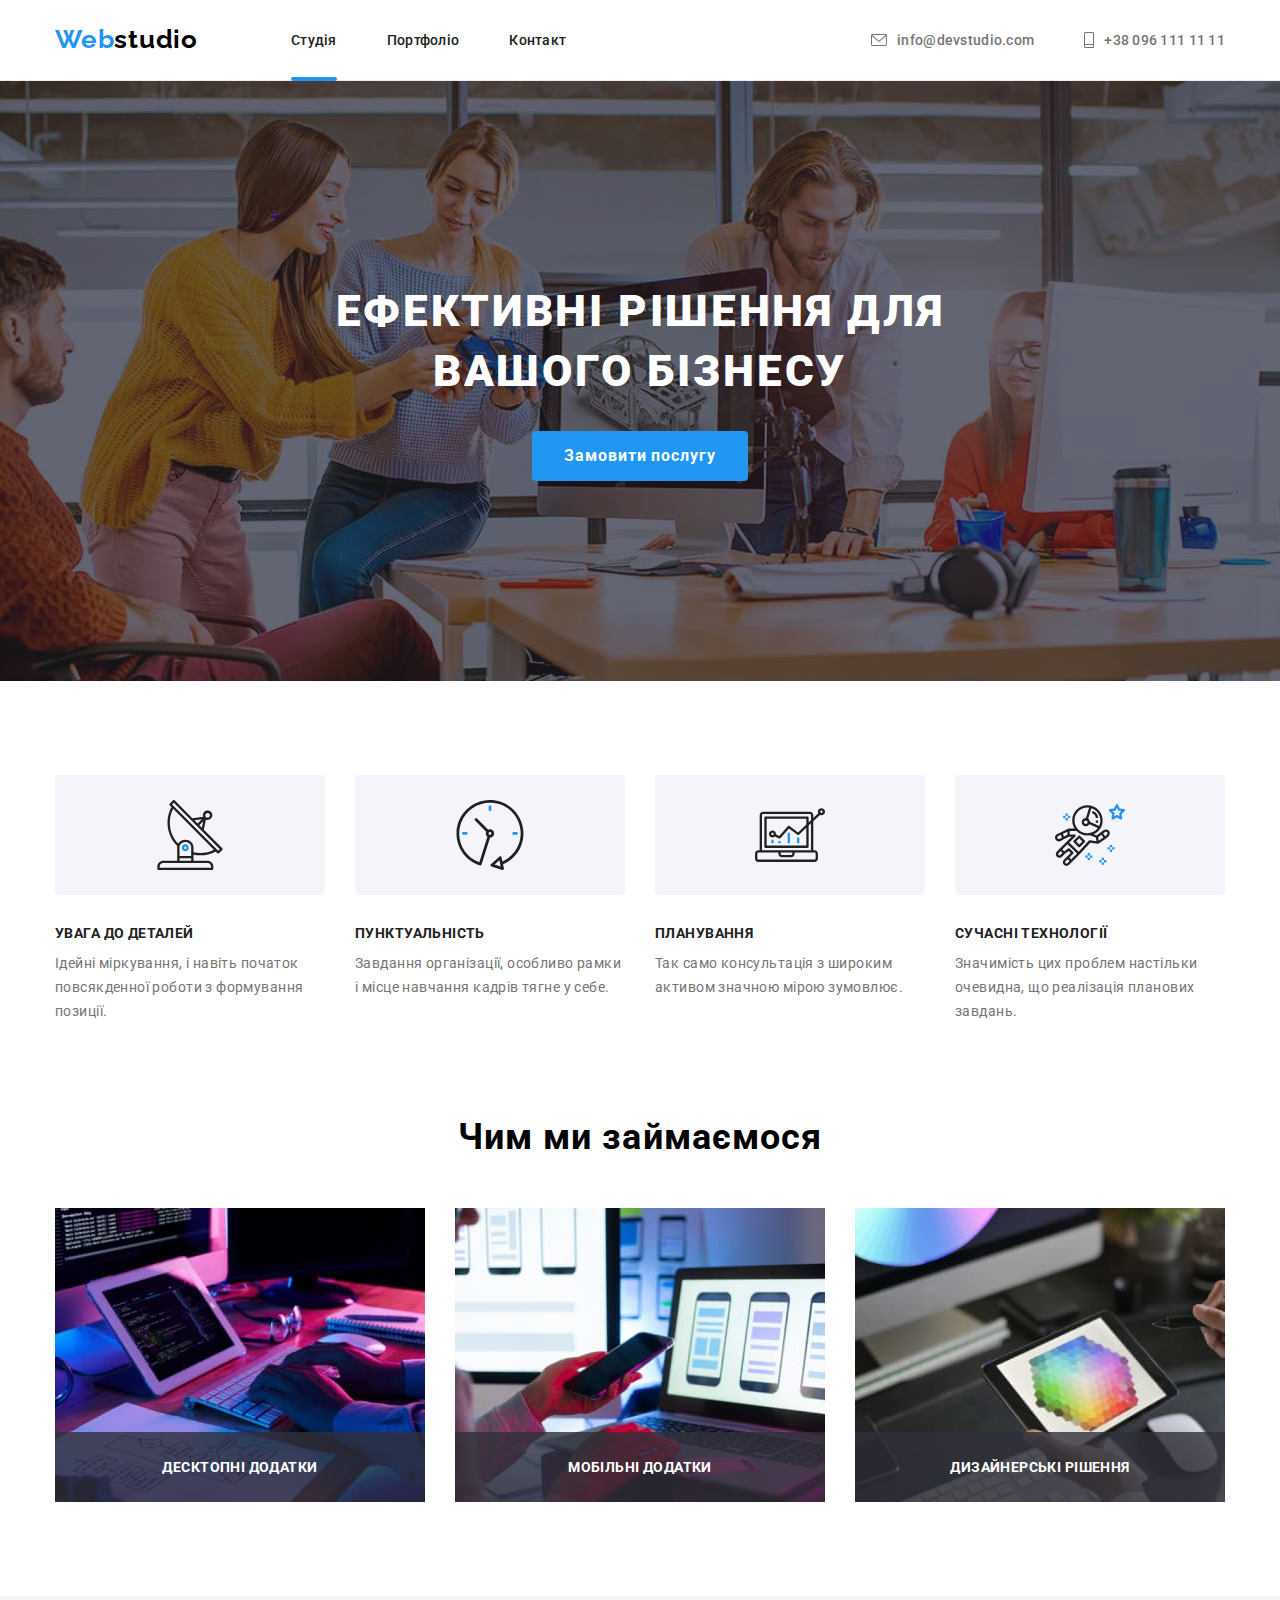
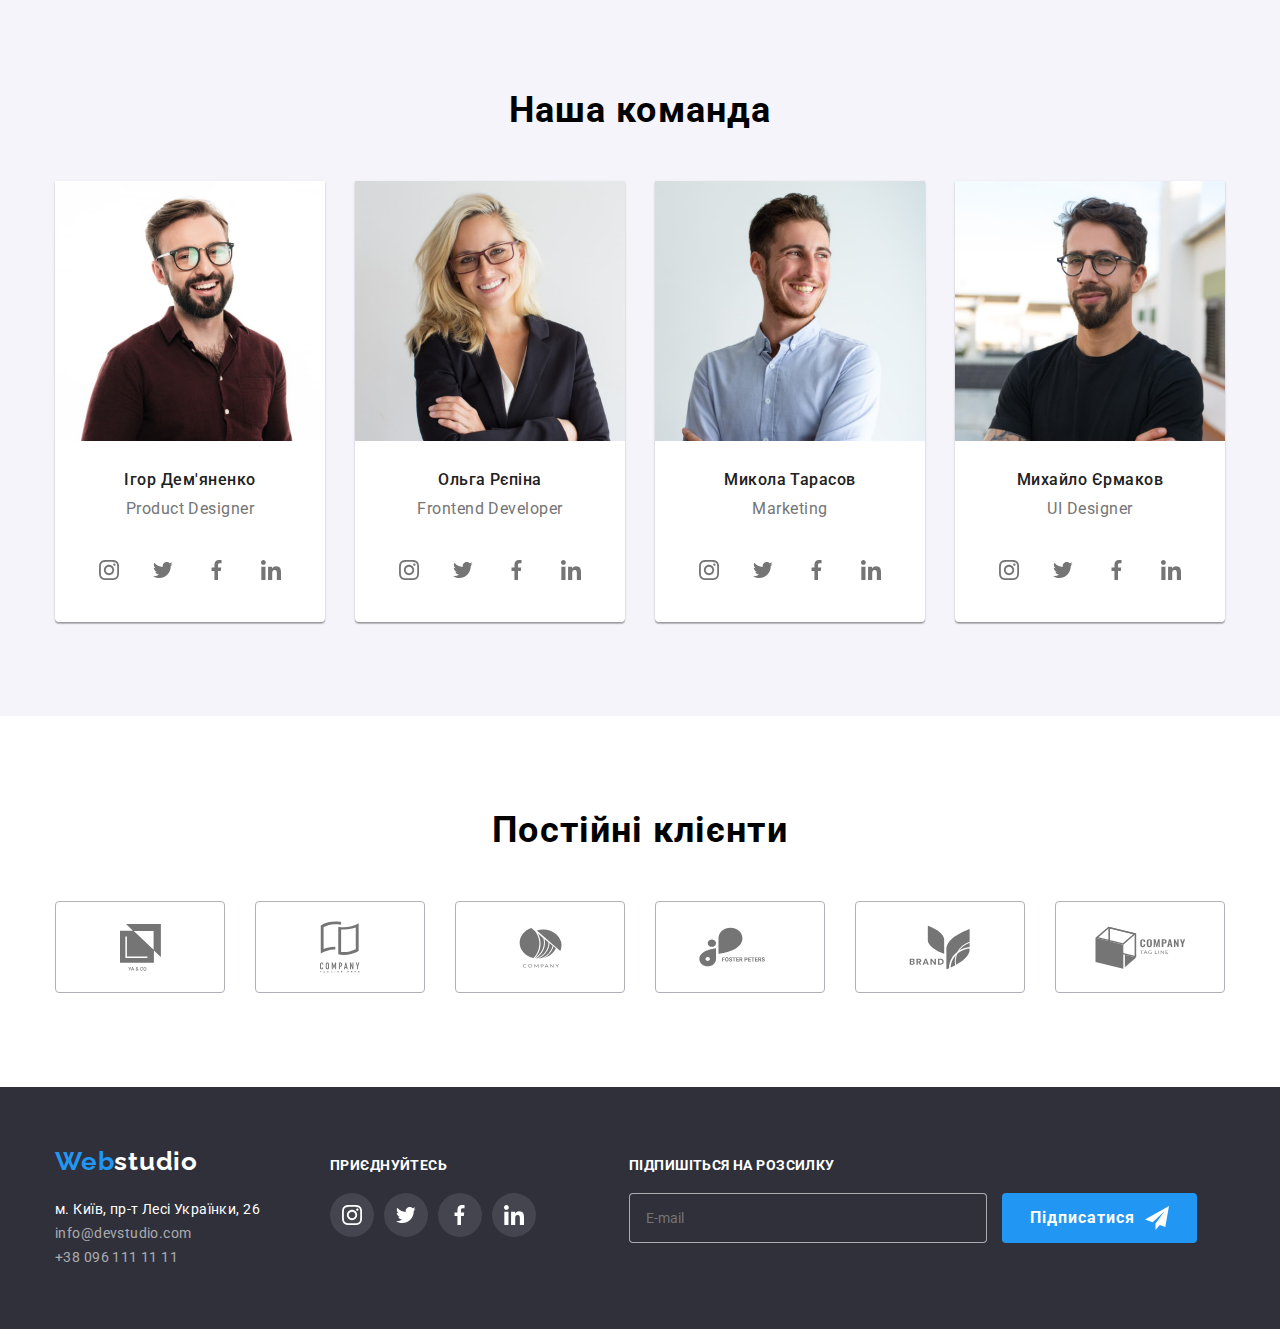
<file: index.html>
<!DOCTYPE html>
<html lang="en">
  <head>
    <meta charset="UTF-8" />
    <meta name="viewport" content="width=device-width, initial-scale=1.0" />

    <!-- fonts -->
    <link rel="preconnect" href="https://fonts.googleapis.com" />
    <link rel="preconnect" href="https://fonts.gstatic.com" crossorigin />
    <link
      href="https://fonts.googleapis.com/css2?family=Raleway:wght@700&family=Roboto:wght@400;500;700;900&display=swap"
      rel="stylesheet"
    />

    <!-- normalize -->
    <link
      rel="stylesheet"
      href="https://cdnjs.cloudflare.com/ajax/libs/modern-normalize/2.0.0/modern-normalize.min.css"
    />

    <!-- css -->
    <link rel="stylesheet" href="./css/main.min.css">


    <title>GoIT-1</title>
    
  </head>

  <body>
    <header class="header">
      <div class="header__container container">
        <nav class="header__menu menu">
          <a class="header__logo logo" href="./index.html"
            ><span class="logo__span--color"> Web</span>studio</a
          >
          <ul class="menu__list">
            <li class="menu__item">
              <a class="menu__link link--current" href="./index.html">
                Студія
              </a>
            </li>
            <li class="menu__item">
              <a class="menu__link" href="./portfolio.html">
                Портфоліо
              </a>
            </li>
            <li class="menu__item">
              <a class="menu__link" href=""> Контакт </a>
            </li>
          </ul>
        </nav>
        <ul class="header__list">
          <li class="header__item">
            <a class="header__link" href="mailto:info@devstudio.com">
              <svg class="header__svg svg" width="16" height="12">
                <use href="./images/svg/symbol-defs.svg#icon-email"></use>
              </svg>
              info@devstudio.com</a
            >
          </li>
          <li class="header__item">
            <a class="header__link" href="tel:+380961111111">
              <svg class="header__svg svg" width="10" height="16">
                <use href="./images/svg/symbol-defs.svg#icon-tel"></use>
              </svg>
              +38 096 111 11 11</a
            >
          </li>
        </ul>
      </div>
    </header>
    <main>
      <!-- hero -->
      <section class="hero">
        <div class="hero__container container">
          <h1 class="hero__title">
            Ефективні рішення для<br />
            вашого бізнесу
          </h1>
          <button class="button hero__button" type="button" data-modal-open>
            Замовити послугу
          </button>
        </div>
        <!-- modal -->
        <div class="backdrop" data-modal>
          <div class="modal">
            <button class="modal__button" type="button" data-modal-close>
              <svg class="modal__button--svg" width="11" height="11">
                <use href="./images/svg/symbol-defs.svg#icon-close"></use>
              </svg>
            </button>
            <!-- forma -->

            <form
              class="form js-speaker-form"
              name="signup_form"
              autocomplete="on"
              novalidate
            >
              <b class="form__text"> Залиште свої дані, ми вам передзвонимо </b>

              <div class="form__field">
                <input
                  class="form__input"
                  type="text"
                  id="user"
                  name="user"
                  autocomplete="username"
                  placeholder=" "
                />
                <label class="form__label" for="user">Ім'я </label>
                <svg class="form__svg" width="12" height="12">
                  <use href="./images/svg/symbol-defs.svg#icon-person"></use>
                </svg>
              </div>

              <div class="form__field">
                <input
                  class="form__input"
                  type="tel"
                  id="user_tel"
                  name="tel"
                  autocomplete="tel"
                  placeholder=" "
                />
                <label class="form__label" for="user_tel">Телефон </label>
                <svg class="form__svg" width="13" height="13">
                  <use href="./images/svg/symbol-defs.svg#icon-tel-1"></use>
                </svg>
              </div>

              <div class="form__field">
                <input
                  class="form__input"
                  type="email"
                  id="user_email"
                  name="email"
                  autocomplete="email"
                  placeholder=" "
                />
                <label class="form__label" for="user_email">Пошта </label>
                <svg class="form__svg" width="15" height="12">
                  <use href="./images/svg/symbol-defs.svg#icon-email-1"></use>
                </svg>
              </div>

              <div class="form__field">
                <label for="coment">Коментар </label>
                <textarea
                  id="coment"
                  name="coment"
                  cols="30"
                  rows="10"
                  placeholder="Введіть текст"
                ></textarea>
              </div>

              <div class="form__agree">
                <label class="form__label--check">
                  <input
                    class="form__checkbox"
                    type="checkbox"
                    name="contract"
                  />
                  <span class="checkbox__icon"></span>
                  Погоджуюся з розсилкою та приймаю
                  <span>
                    <a class="form__agreement" href="">Умови договору</a>
                  </span>
                </label>
              </div>

              <button class="form__button button" type="submit">
                Відправити
              </button>
            </form>
          </div>
        </div>
      </section>
      <!-- features -->
      <section class="features">
        <h2 class="hidden-title">особливості</h2>
        <div class="features__container container">
          <ul class="features__list">
            <li class="features__item">
              <div class="features__box">
                <svg class="features__svg" width="70" height="70">
                  <use href="./images/svg/symbol-defs.svg#icon-antenna-1"></use>
                </svg>
              </div>

              <h3 class="features__title">УВАГА ДО ДЕТАЛЕЙ</h3>
              <p class="features__text text">
                Ідейні міркування, і навіть початок повсякденної роботи з
                формування позиції.
              </p>
            </li>
            <li class="features__item">
              <div class="features__box">
                <svg class="features__svg" width="70" height="70">
                  <use href="./images/svg/symbol-defs.svg#icon-clock-2"></use>
                </svg>
              </div>

              <h3 class="features__title">ПУНКТУАЛЬНІСТЬ</h3>
              <p class="features__text">
                Завдання організації, особливо рамки і місце навчання кадрів
                тягне у себе.
              </p>
            </li>
            <li class="features__item">
              <div class="features__box">
                <svg class="features__svg" width="70" height="70">
                  <use href="./images/svg/symbol-defs.svg#icon-diagram-3"></use>
                </svg>
              </div>

              <h3 class="features__title">ПЛАНУВАННЯ</h3>
              <p class="features__text">
                Так само консультація з широким активом значною мірою зумовлює.
              </p>
            </li>
            <li class="features__item">
              <div class="features__box">
                <svg class="features__svg" width="70" height="70">
                  <use
                    href="./images/svg/symbol-defs.svg#icon-astronaut-4"
                  ></use>
                </svg>
              </div>

              <h3 class="features__title">СУЧАСНІ ТЕХНОЛОГІЇ</h3>
              <p class="features__text">
                Значимість цих проблем настільки очевидна, що реалізація
                планових завдань.
              </p>
            </li>
          </ul>
        </div>
      </section>
      <!-- our work -->
      <section class="work">
        <div class="container">
          <h2 class="title">Чим ми займаємося</h2>
          <ul class="work__list">
            <li class="work__item">
              <img
                class="work__img"
                src="./images/our-work/1.jpg"
                alt="десктопні додатки"
                width="370"
                height="294"
              />
              <div class="work__box">
                <p class="work__text">Десктопні додатки</p>
              </div>
            </li>
            <li class="work__item">
              <img
                class="work__img"
                src="./images/our-work/2.jpg"
                alt="мобільні додатки"
                width="370"
                height="294"
              />
              <div class="work__box">
                <p class="work__text">Мобільні додатки</p>
              </div>
            </li>
            <li class="work__item">
              <img
                class="work__img"
                src="./images/our-work/3.jpg"
                alt="дизайнерські рішення"
                width="370"
                height="294"
              />
              <div class="work__box">
                <p class="work__text">Дизайнерські рішення</p>
              </div>
            </li>
          </ul>
        </div>
      </section>
      <!-- team -->
      <section class="team">
        <div class="container">
          <h2 class="title">Наша команда</h2>
          <ul class="team__list">
            <li class="team__item">
              <article class="team-card">
                <img class="team-card__img"
                  src="./images/team/1.jpg"
                  alt="працівник Ігор Дем'яненко"
                  width="270"
                  height="260"
                />
                <h2 class="team-card__title">Ігор Дем'яненко</h2>
                <p class="team-card__text">Product Designer</p>

                <ul class="team-card__list">
                  <li class="team-card__item">
                    <a
                      class="team-card__link"
                      href="https://www.instagram.com/yourprofile"
                      target="_blank"
                      rel="noopener noreferrer"
                      aria-label="instagram"
                    >
                      <svg class="svg" width="20" height="20">
                        <use
                          href="./images/svg/symbol-defs.svg#icon-instagram-1"
                        ></use>
                      </svg>
                    </a>
                  </li>
                  <li class="team-card__item">
                    <a
                      class="team-card__link"
                      href="https://twitter.com/yourprofile"
                      target="_blank"
                      rel="noopener noreferrer"
                      aria-label="twitter"
                    >
                      <svg class="svg" width="20" height="20">
                        <use
                          href="./images/svg/symbol-defs.svg#icon-twitter-2"
                        ></use>
                      </svg>
                    </a>
                  </li>
                  <li class="team-card__item">
                    <a
                      class="team-card__link"
                      href="https://www.facebook.com/yourpage"
                      target="_blank"
                      rel="noopener noreferrer"
                      aria-label="facebook"
                    >
                      <svg class="svg" width="20" height="20">
                        <use
                          href="./images/svg/symbol-defs.svg#icon-facebook-3"
                        ></use>
                      </svg>
                    </a>
                  </li>
                  <li class="team-card__item">
                    <a
                      class="team-card__link"
                      href="https://www.linkedin.com/in/yourprofile"
                      target="_blank"
                      rel="noopener noreferrer"
                      aria-label="linkedin"
                    >
                      <svg class="svg" width="20" height="20">
                        <use
                          href="./images/svg/symbol-defs.svg#icon-linkedin-4"
                        ></use>
                      </svg>
                    </a>
                  </li>
                </ul>
              </article>
            </li>
            <li class="team__item">
              <article class="team-card">
                <img class="team-card__img"
                  src="./images/team/2.jpg"
                  alt="працівник Ігор Дем'яненко"
                  width="270"
                  height="260"
                />
                <h2 class="team-card__title">Ольга Рєпіна</h2>
                <p class="team-card__text">Frontend Developer</p>

                <ul class="team-card__list">
                  <li class="team-card__item">
                    <a
                      class="team-card__link"
                      href="https://www.instagram.com/yourprofile"
                      target="_blank"
                      rel="noopener noreferrer"
                      aria-label="instagram"
                    >
                      <svg class="svg" width="20" height="20">
                        <use
                          href="./images/svg/symbol-defs.svg#icon-instagram-1"
                        ></use>
                      </svg>
                    </a>
                  </li>
                  <li class="team-card__item">
                    <a
                      class="team-card__link"
                      href="https://twitter.com/yourprofile"
                      target="_blank"
                      rel="noopener noreferrer"
                      aria-label="twitter"
                    >
                      <svg class="svg" width="20" height="20">
                        <use
                          href="./images/svg/symbol-defs.svg#icon-twitter-2"
                        ></use>
                      </svg>
                    </a>
                  </li>
                  <li class="team-card__item">
                    <a
                      class="team-card__link"
                      href="https://www.facebook.com/yourpage"
                      target="_blank"
                      rel="noopener noreferrer"
                      aria-label="facebook"
                    >
                      <svg class="svg" width="20" height="20">
                        <use
                          href="./images/svg/symbol-defs.svg#icon-facebook-3"
                        ></use>
                      </svg>
                    </a>
                  </li>
                  <li class="team-card__item">
                    <a
                      class="team-card__link"
                      href="https://www.linkedin.com/in/yourprofile"
                      target="_blank"
                      rel="noopener noreferrer"
                      aria-label="linkedin"
                    >
                      <svg class="svg" width="20" height="20">
                        <use
                          href="./images/svg/symbol-defs.svg#icon-linkedin-4"
                        ></use>
                      </svg>
                    </a>
                  </li>
                </ul>
              </article>
            </li>
            <li class="team__item">
              <article class="team-card">
                <img class="team-card__img"
                  src="./images/team/3.jpg"
                  alt="працівник Ігор Дем'яненко"
                  width="270"
                  height="260"
                />
                <h2 class="team-card__title">Микола Тарасов</h2>
                <p class="team-card__text">Marketing</p>

                <ul class="team-card__list">
                  <li class="team-card__item">
                    <a
                      class="team-card__link"
                      href="https://www.instagram.com/yourprofile"
                      target="_blank"
                      rel="noopener noreferrer"
                      aria-label="instagram"
                    >
                      <svg class="svg" width="20" height="20">
                        <use
                          href="./images/svg/symbol-defs.svg#icon-instagram-1"
                        ></use>
                      </svg>
                    </a>
                  </li>
                  <li class="team-card__item">
                    <a
                      class="team-card__link"
                      href="https://twitter.com/yourprofile"
                      target="_blank"
                      rel="noopener noreferrer"
                      aria-label="twitter"
                    >
                      <svg class="svg" width="20" height="20">
                        <use
                          href="./images/svg/symbol-defs.svg#icon-twitter-2"
                        ></use>
                      </svg>
                    </a>
                  </li>
                  <li class="team-card__item">
                    <a
                      class="team-card__link"
                      href="https://www.facebook.com/yourpage"
                      target="_blank"
                      rel="noopener noreferrer"
                      aria-label="facebook"
                    >
                      <svg class="svg" width="20" height="20">
                        <use
                          href="./images/svg/symbol-defs.svg#icon-facebook-3"
                        ></use>
                      </svg>
                    </a>
                  </li>
                  <li class="team-card__item">
                    <a
                      class="team-card__link"
                      href="https://www.linkedin.com/in/yourprofile"
                      target="_blank"
                      rel="noopener noreferrer"
                      aria-label="linkedin"
                    >
                      <svg class="svg" width="20" height="20">
                        <use
                          href="./images/svg/symbol-defs.svg#icon-linkedin-4"
                        ></use>
                      </svg>
                    </a>
                  </li>
                </ul>
              </article>
            </li>
            <li class="team__item">
              <article class="team-card">
                <img class="team-card__img"
                  src="./images/team/4.jpg"
                  alt="працівник Ігор Дем'яненко"
                  width="270"
                  height="260"
                />
                <h2 class="team-card__title">Михайло Єрмаков</h2>
                <p class="team-card__text">UI Designer</p>

                <ul class="team-card__list">
                  <li class="team-card__item">
                    <a
                      class="team-card__link"
                      href="https://www.instagram.com/yourprofile"
                      target="_blank"
                      rel="noopener noreferrer"
                      aria-label="instagram"
                    >
                      <svg class="svg" width="20" height="20">
                        <use
                          href="./images/svg/symbol-defs.svg#icon-instagram-1"
                        ></use>
                      </svg>
                    </a>
                  </li>
                  <li class="team-card__item">
                    <a
                      class="team-card__link"
                      href="https://twitter.com/yourprofile"
                      target="_blank"
                      rel="noopener noreferrer"
                      aria-label="twitter"
                    >
                      <svg class="svg" width="20" height="20">
                        <use
                          href="./images/svg/symbol-defs.svg#icon-twitter-2"
                        ></use>
                      </svg>
                    </a>
                  </li>
                  <li class="team-card__item">
                    <a
                      class="team-card__link"
                      href="https://www.facebook.com/yourpage"
                      target="_blank"
                      rel="noopener noreferrer"
                      aria-label="facebook"
                    >
                      <svg class="svg" width="20" height="20">
                        <use
                          href="./images/svg/symbol-defs.svg#icon-facebook-3"
                        ></use>
                      </svg>
                    </a>
                  </li>
                  <li class="team-card__item">
                    <a
                      class="team-card__link"
                      href="https://www.linkedin.com/in/yourprofile"
                      target="_blank"
                      rel="noopener noreferrer"
                      aria-label="linkedin"
                    >
                      <svg class="svg" width="20" height="20">
                        <use
                          href="./images/svg/symbol-defs.svg#icon-linkedin-4"
                        ></use>
                      </svg>
                    </a>
                  </li>
                </ul>
              </article>
            </li>
          </ul>
        </div>
      </section>
      <!-- customers -->
      <section class="customers">
        <div class="container">
          <h2 class="title">Постійні клієнти</h2>

          <ul class="customers__list">
            <li class="customers__item">
              <a
                class="customers__link"
                href=""
                target="_blank"
                rel="noopener noreferrer"
                aria-label="постійний клієнт нашої компанії"
              >
                <svg class="svg" width="41" height="47">
                  <use href="./images/svg/symbol-defs.svg#icon-logo"></use>
                </svg>
              </a>
            </li>
            <li class="customers__item">
              <a
                class="customers__link"
                href=""
                target="_blank"
                rel="noopener noreferrer"
                aria-label="постійний клієнт нашої компанії"
              >
                <svg class="svg" width="40" height="52">
                  <use href="./images/svg/symbol-defs.svg#icon-logo-1"></use>
                </svg>
              </a>
            </li>
            <li class="customers__item">
              <a
                class="customers__link"
                href=""
                target="_blank"
                rel="noopener noreferrer"
                aria-label="постійний клієнт нашої компанії"
              >
                <svg class="svg" width="43" height="41">
                  <use href="./images/svg/symbol-defs.svg#icon-logo-2"></use>
                </svg>
              </a>
            </li>
            <li class="customers__item">
              <a
                class="customers__link"
                href=""
                target="_blank"
                rel="noopener noreferrer"
                aria-label="постійний клієнт нашої компанії"
              >
                <svg class="svg" width="84" height="40">
                  <use href="./images/svg/symbol-defs.svg#icon-logo-3"></use>
                </svg>
              </a>
            </li>
            <li class="customers__item">
              <a
                class="customers__link"
                href=""
                target="_blank"
                rel="noopener noreferrer"
                aria-label="постійний клієнт нашої компанії"
              >
                <svg class="svg" width="62" height="45">
                  <use href="./images/svg/symbol-defs.svg#icon-logo-4"></use>
                </svg>
              </a>
            </li>
            <li class="customers__item">
              <a
                class="customers__link"
                href=""
                target="_blank"
                rel="noopener noreferrer"
                aria-label="постійний клієнт нашої компанії"
              >
                <svg class="svg" width="93" height="43">
                  <use href="./images/svg/symbol-defs.svg#icon-logo-5"></use>
                </svg>
              </a>
            </li>
          </ul>
        </div>
      </section>
    </main>
    <!-- footer -->
    <footer class="footer">
      <div class="footer__container container">
        <div class="footer__box">
          <a class="footer__logo logo" href="./index.html"
            ><span class="logo__span--color">Web</span>studio</a
          >
          <address class="footer__address">
            <ul class="footer__list">
              <li class="footer__item">
                <a
                  class="footer__link footer__link--color"
                  href="https://maps.app.goo.gl/UUuDZ8BtZKW6yukz5"
                  target="_blank"
                  rel="noopener nofollow noreferrer"
                >
                  м. Київ, пр-т Лесі Українки, 26</a
                >
              </li>
              <li class="footer__item">
                <a class="footer__link" href="mailto:info@devstudio.com"
                  >info@devstudio.com</a
                >
              </li>
              <li class="footer__item">
                <a class="footer__link" href="tel:+380961111111"
                  >+38 096 111 11 11</a
                >
              </li>
            </ul>
          </address>
        </div>

        <!-- our-networks start-->
        <div class="our-networks">
          <b class="footer__title">приєднуйтесь</b>

          <ul class="our-networks__list">
            <li class="our-networks__item">
              <a
                class="our-networks__link"
                href=""
                target="_blank"
                rel="noopener noreferrer"
              >
                <svg class="our-networks__svg" width="20" height="20">
                  <use
                    href="./images/svg/symbol-defs.svg#icon-instagram-1"
                  ></use>
                </svg>
              </a>
            </li>
            <li class="our-networks__item">
              <a
                class="our-networks__link"
                href=""
                target="_blank"
                rel="noopener noreferrer"
              >
                <svg class="our-networks__svg" width="20" height="20">
                  <use href="./images/svg/symbol-defs.svg#icon-twitter-2"></use>
                </svg>
              </a>
            </li>
            <li class="our-networks__item">
              <a
                class="our-networks__link"
                href=""
                target="_blank"
                rel="noopener noreferrer"
              >
                <svg class="our-networks__svg" width="20" height="20">
                  <use
                    href="./images/svg/symbol-defs.svg#icon-facebook-3"
                  ></use>
                </svg>
              </a>
            </li>
            <li class="our-networks__item">
              <a
                class="our-networks__link"
                href=""
                target="_blank"
                rel="noopener noreferrer"
              >
                <svg class="our-networks__svg" width="20" height="20">
                  <use
                    href="./images/svg/symbol-defs.svg#icon-linkedin-4"
                  ></use>
                </svg>
              </a>
            </li>
          </ul>
        </div>
        <!-- our-networks end-->
        
        <div class="footer__mailing">
          <b class="footer__title">Підпишіться на розсилку</b>

          <form>
            <input
              class="footer__input"
              type="email"
              name="email"
              autocomplete="email"
              placeholder="E-mail"
            />

            <button class="footer__button button" type="submit">
              Підписатися
              <svg class="footer__svg--margin" width="24" height="24">
                <use href="./images/svg/symbol-defs.svg#icon-send"></use>
              </svg>
            </button>
          </form>
        </div>
      </div>
    </footer>

    <script src="./js/modal.js"></script>
    <script src="./js/form.js"></script>
  </body>
</html>
</file>
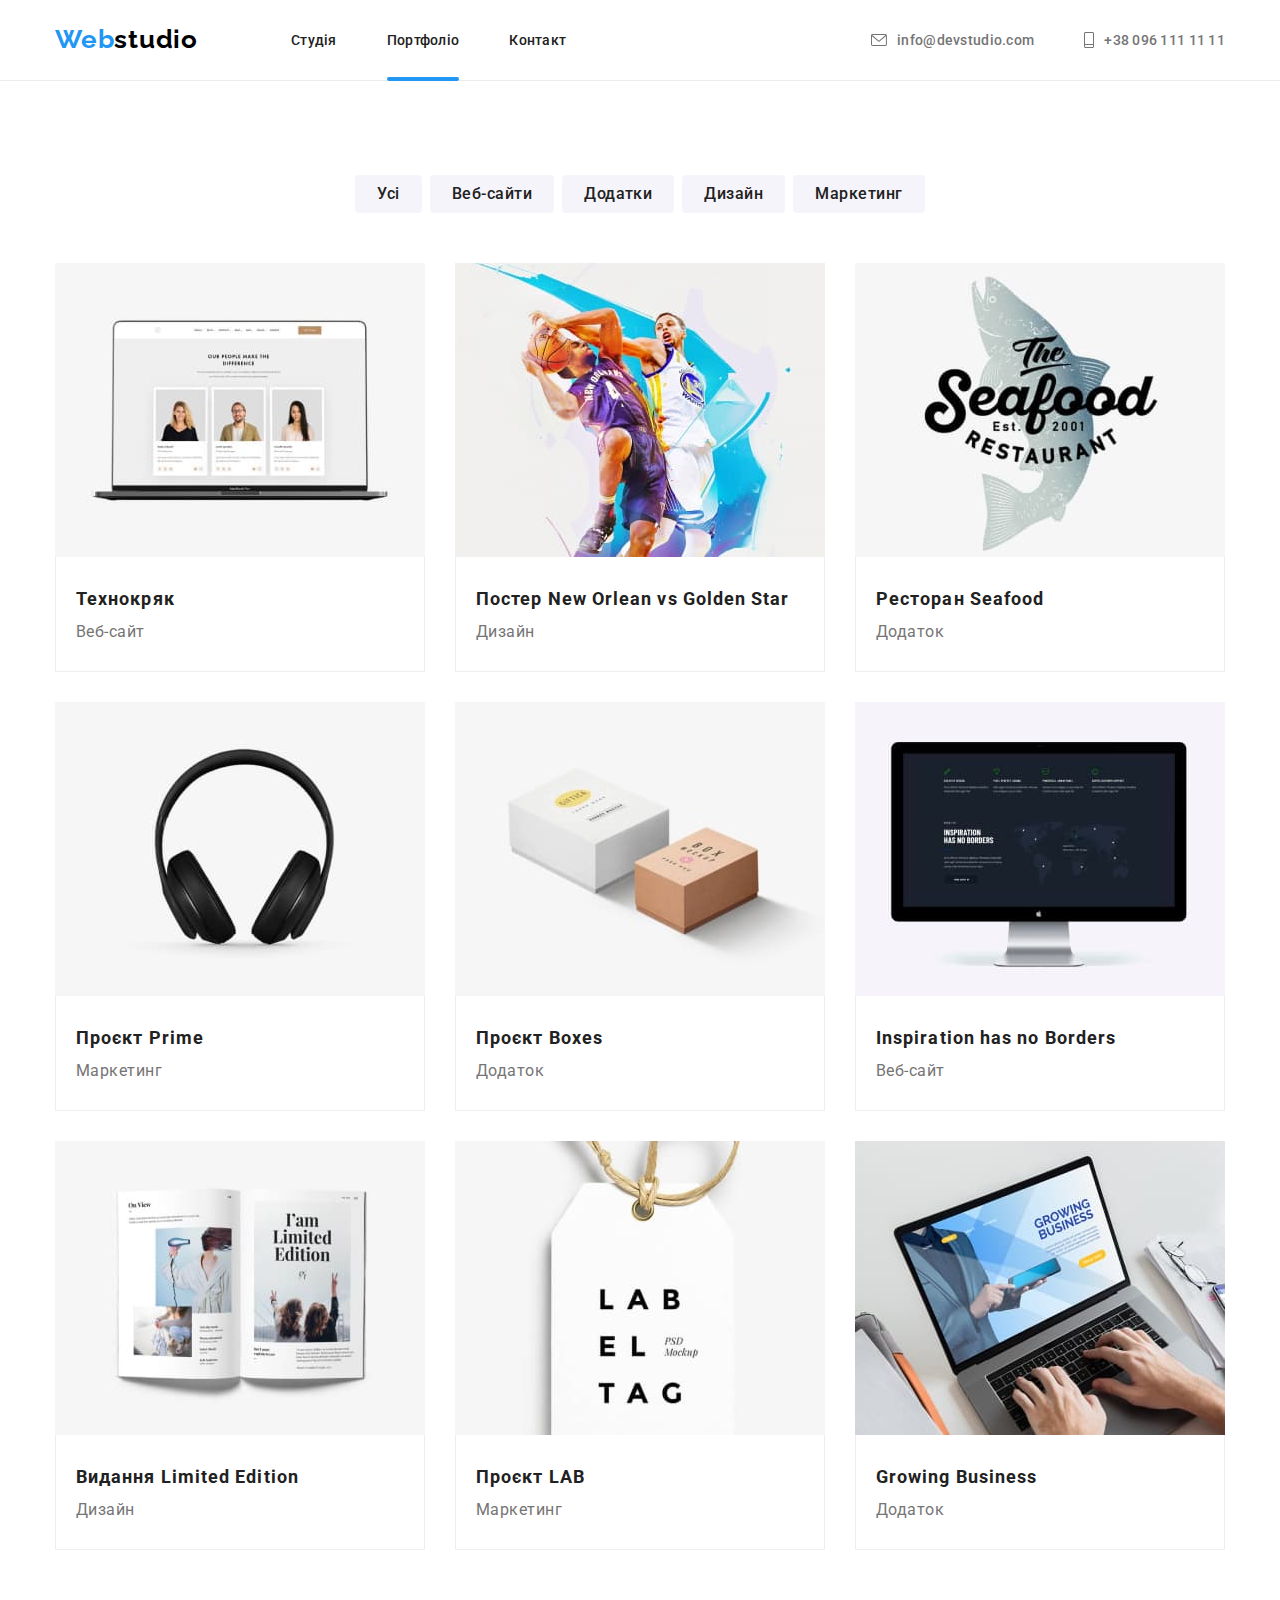
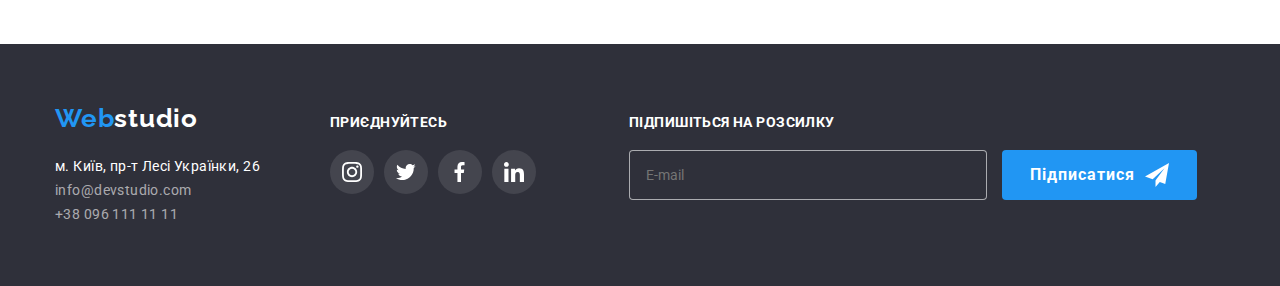
<file: portfolio.html>
<!DOCTYPE html>
<html lang="en">
  <head>
    <meta charset="UTF-8" />
    <meta name="viewport" content="width=device-width, initial-scale=1.0" />
    <title>GoIT-1</title>

     <!-- fonts -->
     <link rel="preconnect" href="https://fonts.googleapis.com" />
     <link rel="preconnect" href="https://fonts.gstatic.com" crossorigin />
     <link
       href="https://fonts.googleapis.com/css2?family=Raleway:wght@700&family=Roboto:wght@400;500;700;900&display=swap"
       rel="stylesheet"
     />
 
     <!-- normalize -->
     <link
       rel="stylesheet"
       href="https://cdnjs.cloudflare.com/ajax/libs/modern-normalize/2.0.0/modern-normalize.min.css"
     />
 
     <!-- css -->
     <link rel="stylesheet" href="./css/main.min.css">
     
  </head>
  <body>
   <header class="header">
      <div class="header__container container">
        <nav class="header__menu menu">
          <a class="header__logo logo" href="./index.html"
            ><span class="logo__span--color"> Web</span>studio</a
          >
          <ul class="menu__list">
            <li class="menu__item">
              <a class="menu__link" href="./index.html">
                Студія
              </a>
            </li>
            <li class="menu__item">
              <a class="menu__link link--current" href="./portfolio.html">
                Портфоліо
              </a>
            </li>
            <li class="menu__item">
              <a class="menu__link" href=""> Контакт </a>
            </li>
          </ul>
        </nav>
        <ul class="header__list">
          <li class="header__item">
            <a class="header__link" href="mailto:info@devstudio.com">
              <svg class="header__svg svg" width="16" height="12">
                <use href="./images/svg/symbol-defs.svg#icon-email"></use>
              </svg>
              info@devstudio.com</a
            >
          </li>
          <li class="header__item">
            <a class="header__link" href="tel:+380961111111">
              <svg class="header__svg svg" width="10" height="16">
                <use href="./images/svg/symbol-defs.svg#icon-tel"></use>
              </svg>
              +38 096 111 11 11</a
            >
          </li>
        </ul>
      </div>
    </header>
    <main>
      <section class="projects">
        <h1 class="hidden-title">portfolio</h1>
        <div class="container">
          <!-- buttons -->
          <div class="projects-buttons__box">
            <ul class="projects-buttons__list">
              <li class="projects-buttons__item">
                <button class="button" type="button">Усі</button>
              </li>
              <li class="projects-buttons__item">
                <button class="button" type="button">Веб-сайти</button>
              </li>
              <li class="projects-buttons__item">
                <button class="button" type="button">Додатки</button>
              </li>
              <li class="projects-buttons__item">
                <button class="button" type="button">Дизайн</button>
              </li>
              <li class="projects-buttons__item">
                <button class="button" type="button">Маркетинг</button>
              </li>
            </ul>
          </div>

          <!-- our works -->
          <ul class="projects__list">
            <li class="projects__item">
              <article class="product-card">
                <a class="product-card__link" href="">
                  <div class="product-card__details">
                    <img
                      class="product-card__img"
                      src="./images/portfolio/1.jpg"
                      alt="Технокряк"
                      width="370"
                      height="294"
                    />
                    <p class="product-card__text--description">
                      Ресурс пропонує комплексні пропозиції з різним рівнем
                      функціоналу та сервісів. Все це дозволить відвідувачу
                      отримати вичерпні відомості про компанію чи приватну
                      особу.
                    </p>
                  </div>
                  <div class="product-card__box">
                    <h2 class="product-card__title">Технокряк</h2>
                    <p class="product-card__text">Веб-сайт</p>
                  </div>
                </a>
              </article>
            </li>
            <li class="projects__item">
              <article class="product-card">
                <a class="product-card__link" href="">
                  <div class="product-card__details">
                    <img
                      class="product-card__img"
                      src="./images/portfolio/2.jpg"
                      alt="Технокряк"
                      width="370"
                      height="294"
                    />
                    <p class="product-card__text--description">
                      Ресурс пропонує комплексні пропозиції з різним рівнем
                      функціоналу та сервісів. Все це дозволить відвідувачу
                      отримати вичерпні відомості про компанію чи приватну
                      особу.
                    </p>
                  </div>
                  <div class="product-card__box">
                    <h2 class="product-card__title">Постер New Orlean vs Golden Star</h2>
                    <p class="product-card__text">Дизайн</p>
                  </div>
                </a>
              </article>
            </li>
            <li class="projects__item">
              <article class="product-card">
                <a class="product-card__link" href="">
                  <div class="product-card__details">
                    <img
                      class="product-card__img"
                      src="./images/portfolio/3.jpg"
                      alt="Технокряк"
                      width="370"
                      height="294"
                    />
                    <p class="product-card__text--description">
                      Ресурс пропонує комплексні пропозиції з різним рівнем
                      функціоналу та сервісів. Все це дозволить відвідувачу
                      отримати вичерпні відомості про компанію чи приватну
                      особу.
                    </p>
                  </div>
                  <div class="product-card__box">
                    <h2 class="product-card__title">Ресторан Seafood</h2>
                    <p class="product-card__text">Додаток</p>
                  </div>
                </a>
              </article>
            </li>
            <li class="projects__item">
              <article class="product-card">
                <a class="product-card__link" href="">
                  <div class="product-card__details">
                    <img
                      class="product-card__img"
                      src="./images/portfolio/4.jpg"
                      alt="Технокряк"
                      width="370"
                      height="294"
                    />
                    <p class="product-card__text--description">
                      Ресурс пропонує комплексні пропозиції з різним рівнем
                      функціоналу та сервісів. Все це дозволить відвідувачу
                      отримати вичерпні відомості про компанію чи приватну
                      особу.
                    </p>
                  </div>
                  <div class="product-card__box">
                    <h2 class="product-card__title">Проєкт Prime</h2>
                    <p class="product-card__text">Маркетинг</p>
                  </div>
                </a>
              </article>
            </li>
            <li class="projects__item">
              <article class="product-card">
                <a class="product-card__link" href="">
                  <div class="product-card__details">
                    <img
                      class="product-card__img"
                      src="./images/portfolio/5.jpg"
                      alt="Технокряк"
                      width="370"
                      height="294"
                    />
                    <p class="product-card__text--description">
                      Ресурс пропонує комплексні пропозиції з різним рівнем
                      функціоналу та сервісів. Все це дозволить відвідувачу
                      отримати вичерпні відомості про компанію чи приватну
                      особу.
                    </p>
                  </div>
                  <div class="product-card__box">
                    <h2 class="product-card__title">Проєкт Boxes</h2>
                    <p class="product-card__text">Додаток</p>
                  </div>
                </a>
              </article>
            </li>
            <li class="projects__item">
              <article class="product-card">
                <a class="product-card__link" href="">
                  <div class="product-card__details">
                    <img
                      class="product-card__img"
                      src="./images/portfolio/6.jpg"
                      alt="Технокряк"
                      width="370"
                      height="294"
                    />
                    <p class="product-card__text--description">
                      Ресурс пропонує комплексні пропозиції з різним рівнем
                      функціоналу та сервісів. Все це дозволить відвідувачу
                      отримати вичерпні відомості про компанію чи приватну
                      особу.
                    </p>
                  </div>
                  <div class="product-card__box">
                    <h2 class="product-card__title">Inspiration has no Borders</h2>
                    <p class="product-card__text">Веб-сайт</p>
                  </div>
                </a>
              </article>
            </li>
            <li class="projects__item">
              <article class="product-card">
                <a class="product-card__link" href="">
                  <div class="product-card__details">
                    <img
                      class="product-card__img"
                      src="./images/portfolio/7.jpg"
                      alt="Технокряк"
                      width="370"
                      height="294"
                    />
                    <p class="product-card__text--description">
                      Ресурс пропонує комплексні пропозиції з різним рівнем
                      функціоналу та сервісів. Все це дозволить відвідувачу
                      отримати вичерпні відомості про компанію чи приватну
                      особу.
                    </p>
                  </div>
                  <div class="product-card__box">
                    <h2 class="product-card__title">Видання Limited Edition</h2>
                    <p class="product-card__text">Дизайн</p>
                  </div>
                </a>
              </article>
            </li>
            <li class="projects__item">
              <article class="product-card">
                <a class="product-card__link" href="">
                  <div class="product-card__details">
                    <img
                      class="product-card__img"
                      src="./images/portfolio/8.jpg"
                      alt="Технокряк"
                      width="370"
                      height="294"
                    />
                    <p class="product-card__text--description">
                      Ресурс пропонує комплексні пропозиції з різним рівнем
                      функціоналу та сервісів. Все це дозволить відвідувачу
                      отримати вичерпні відомості про компанію чи приватну
                      особу.
                    </p>
                  </div>
                  <div class="product-card__box">
                    <h2 class="product-card__title">Проєкт LAB</h2>
                    <p class="product-card__text">Маркетинг</p>
                  </div>
                </a>
              </article>
            </li>
            <li class="projects__item">
              <article class="product-card">
                <a class="product-card__link" href="">
                  <div class="product-card__details">
                    <img
                      class="product-card__img"
                      src="./images/portfolio/9.jpg"
                      alt="Технокряк"
                      width="370"
                      height="294"
                    />
                    <p class="product-card__text--description">
                      Ресурс пропонує комплексні пропозиції з різним рівнем
                      функціоналу та сервісів. Все це дозволить відвідувачу
                      отримати вичерпні відомості про компанію чи приватну
                      особу.
                    </p>
                  </div>
                  <div class="product-card__box">
                    <h2 class="product-card__title">Growing Business</h2>
                    <p class="product-card__text">Додаток</p>
                  </div>
                </a>
              </article>
            </li>
          </ul>
        </div>
      </section>
    </main>
    <!-- footer -->
    <footer class="footer">
      <div class="footer__container container">
        <div class="footer__box">
          <a class="footer__logo logo" href="./index.html"
            ><span class="logo__span--color">Web</span>studio</a
          >
          <address class="footer__address">
            <ul class="footer__list">
              <li class="footer__item">
                <a
                  class="footer__link footer__link--color"
                  href="https://maps.app.goo.gl/UUuDZ8BtZKW6yukz5"
                  target="_blank"
                  rel="noopener nofollow noreferrer"
                >
                  м. Київ, пр-т Лесі Українки, 26</a
                >
              </li>
              <li class="footer__item">
                <a class="footer__link" href="mailto:info@devstudio.com"
                  >info@devstudio.com</a
                >
              </li>
              <li class="footer__item">
                <a class="footer__link" href="tel:+380961111111"
                  >+38 096 111 11 11</a
                >
              </li>
            </ul>
          </address>
        </div>

        <!-- our-networks start-->
        <div class="our-networks">
          <b class="footer__title">приєднуйтесь</b>

          <ul class="our-networks__list">
            <li class="our-networks__item">
              <a
                class="our-networks__link"
                href=""
                target="_blank"
                rel="noopener noreferrer"
              >
                <svg class="our-networks__svg" width="20" height="20">
                  <use
                    href="./images/svg/symbol-defs.svg#icon-instagram-1"
                  ></use>
                </svg>
              </a>
            </li>
            <li class="our-networks__item">
              <a
                class="our-networks__link"
                href=""
                target="_blank"
                rel="noopener noreferrer"
              >
                <svg class="our-networks__svg" width="20" height="20">
                  <use href="./images/svg/symbol-defs.svg#icon-twitter-2"></use>
                </svg>
              </a>
            </li>
            <li class="our-networks__item">
              <a
                class="our-networks__link"
                href=""
                target="_blank"
                rel="noopener noreferrer"
              >
                <svg class="our-networks__svg" width="20" height="20">
                  <use
                    href="./images/svg/symbol-defs.svg#icon-facebook-3"
                  ></use>
                </svg>
              </a>
            </li>
            <li class="our-networks__item">
              <a
                class="our-networks__link"
                href=""
                target="_blank"
                rel="noopener noreferrer"
              >
                <svg class="our-networks__svg" width="20" height="20">
                  <use
                    href="./images/svg/symbol-defs.svg#icon-linkedin-4"
                  ></use>
                </svg>
              </a>
            </li>
          </ul>
        </div>
        <!-- our-networks end-->
        
        <div class="footer__mailing">
          <b class="footer__title">Підпишіться на розсилку</b>

          <form>
            <input
              class="footer__input"
              type="email"
              name="email"
              autocomplete="email"
              placeholder="E-mail"
            />

            <button class="footer__button button" type="submit">
              Підписатися
              <svg class="footer__svg--margin" width="24" height="24">
                <use href="./images/svg/symbol-defs.svg#icon-send"></use>
              </svg>
            </button>
          </form>
        </div>
      </div>
    </footer>
  </body>
</html>
</file>
<file: css/main.min.css>
:root{--brandColor: #757575;--accentColor: #2196F3;--accentButton: #188CE8;--titleColor: #212121;--whiteColor: #FFF;--blackColor: #000;--accentTextColor: rgba(255, 255, 255, 0.60);--backgroundColor: #F5F4FA;--accentBackground: #2F303A;--cubicBezier: cubic-bezier(0.4, 0, 0.2, 1)}ul{list-style:none;padding:0;margin:0}h1,h2,h3,h4,h5,h6,p{margin:0}a{text-decoration:none}a:focus{outline:none}img{display:block}.hidden-title{opacity:0;position:absolute}.customers,.team,.features{padding-top:94px;padding-bottom:94px}.projects__list,.customers__list,.team__list,.work__list{display:flex;flex-wrap:wrap;gap:30px}body{color:var(--brandColor);background-color:var(--whiteColor);font-family:Roboto,sans-serif;font-size:14px;font-weight:400}.title{font-weight:700;font-size:36px;line-height:1.14;letter-spacing:.03em;color:var(--blackColor);text-align:center;margin-bottom:50px}.svg{fill:#757575;transition:fill 250ms var(--cubicBezier)}.link--current{color:var(--accentColor)}.link--current::after{content:"";position:absolute;bottom:-1px;left:0;width:100%;height:4px;border-radius:2px;background-color:var(--accentColor)}.container{max-width:1200px;padding-left:15px;padding-right:15px;margin-left:auto;margin-right:auto}.hero__container{text-align:center;padding-top:200px;padding-bottom:200px}.button{padding:6px 22px;background-color:var(--backgroundColor);color:var(--titleColor);text-align:center;font-size:16px;font-weight:500;line-height:1.625;letter-spacing:.48px;border:0px;border-radius:4px;cursor:pointer;outline:none;transition:color 250ms var(--cubicBezier),background-color 250ms var(--cubicBezier),box-shadow 250ms var(--cubicBezier)}.button:hover,.button:focus{color:var(--whiteColor);background-color:var(--accentColor);box-shadow:0px 2px 2px 0px rgba(0,0,0,.12),0px 1px 2px 0px rgba(0,0,0,.08),0px 3px 1px 0px rgba(0,0,0,.1)}.hero__button{padding:10px 32px;color:var(--whiteColor);background-color:var(--accentColor);font-weight:700;line-height:1.875;letter-spacing:.96px;transition:background-color 250ms var(--cubicBezier),box-shadow 250ms var(--cubicBezier)}.hero__button:hover,.hero__button:focus{background-color:var(--accentButton);box-shadow:0px 4px 4px 0px rgba(0,0,0,.15)}.form__button{padding:10px 52px;color:var(--whiteColor);background-color:var(--accentColor);font-weight:700;line-height:1.875;letter-spacing:.96px;transition:background-color 250ms var(--cubicBezier),box-shadow 250ms var(--cubicBezier)}.form__button:hover,.form__button:focus{background-color:var(--accentButton)}.footer__button{padding:10px 28px;color:var(--whiteColor);background-color:var(--accentColor);font-weight:700;line-height:1.875;letter-spacing:.06em;display:inline-flex;align-items:center;border-radius:4px;border:none;transition:background-color 250ms var(--cubicBezier)}.footer__button:hover,.footer__button:focus{background-color:var(--accentButton)}.team-card{display:flex;flex-direction:column;align-items:center}.team-card__img{margin-bottom:30px}.team-card__title{color:var(--titleColor);font-size:16px;font-weight:500;letter-spacing:.48px;margin-bottom:10px}.team-card__text{color:var(--brandColor);font-size:16px;letter-spacing:.48px;margin-bottom:30px}.team-card__list{display:flex;margin-bottom:30px}.team-card__item:not(:last-child){margin-right:10px}.team-card__link{display:flex;align-items:center;justify-content:center;width:44px;height:44px;border-radius:100%;transition:background-color 250ms var(--cubicBezier)}.team-card__link:hover,.team-card__link:focus{background-color:var(--accentColor)}.team-card__link:hover .svg,.team-card__link:focus .svg{fill:var(--whiteColor)}.product-card__details{position:relative;overflow:hidden}.product-card__details::before{content:"";position:absolute;top:0;left:0;width:100%;height:100%;background-color:rgba(33,150,243,.9);opacity:0;transform:translateY(100%);transition:transform 250ms var(--cubicBezier)}.product-card__link:hover .product-card__details::before,.product-card__link:focus .product-card__details::before{transform:translateY(0);opacity:1}.product-card__text--description{position:absolute;color:var(--whiteColor);font-size:18px;line-height:1.5555555556;letter-spacing:.03em;padding:64px 24px;opacity:0;transition:transform 250ms var(--cubicBezier)}.product-card__link:hover .product-card__text--description,.product-card__link:focus .product-card__text--description{transform:translateY(-100%);opacity:1}.product-card__box{padding:24px 20px;border:1px solid #eee;border-top:0}.product-card__link:hover .product-card__box,.product-card__link:focus .product-card__box{box-shadow:0px 1px 1px rgba(0,0,0,.12),0px 4px 4px rgba(0,0,0,.06),1px 4px 6px rgba(0,0,0,.16)}.product-card__title{font-weight:700;font-size:18px;line-height:2;letter-spacing:.06em;color:var(--titleColor)}.product-card__text{color:var(--brandColor);font-size:16px;font-style:normal;line-height:1.875;letter-spacing:.48px}.our-networks{margin-left:70px;margin-right:93px}.our-networks__list{display:flex}.our-networks__item:not(:last-child){margin-right:10px}.our-networks__link{width:44px;height:44px;display:flex;align-items:center;justify-content:center;background-color:rgba(255,255,255,.1);border-radius:100%;transition:background-color 250ms var(--cubicBezier)}.our-networks__link:hover,.our-networks__link:focus{background-color:var(--accentColor)}.our-networks__svg{fill:var(--whiteColor)}.header{border-bottom:1px solid #ececec}.header__container{display:flex;align-items:center}.header__list{display:flex;margin-left:auto}.header__item:not(:last-child){margin-right:50px}.header__link{display:flex;align-items:center;color:var(--brandColor);font-weight:500;letter-spacing:.28px;padding-top:32px;padding-bottom:32px;transition:color 250ms var(--cubicBezier)}.header__link:hover,.header__link:focus{color:var(--accentColor)}.header__svg{margin-right:10px}.header__link:hover .header__svg,.header__link:focus .header__svg{fill:var(--accentColor)}.logo{display:inline-block;color:var(--blackColor);font-family:Raleway;font-size:26px;font-weight:700;letter-spacing:.78px;transition:color 250ms var(--cubicBezier)}.logo:hover,.logo:focus{color:var(--accentColor)}.logo__span--color{color:var(--accentColor)}.header__logo{margin-right:93px}.footer__logo{color:var(--whiteColor);margin-bottom:20px}.menu{display:flex;align-items:center}.menu__list{display:flex}.menu__item{position:relative}.menu__item:not(:last-child){margin-right:50px}.menu__link{display:inline-block;color:var(--titleColor);font-weight:500;letter-spacing:.28px;padding-top:32px;padding-bottom:32px;transition:color 250ms var(--cubicBezier)}.menu__link:hover,.menu__link:focus{color:var(--accentColor)}.hero{max-width:1600px;margin-left:auto;margin-right:auto;background-color:var(--accentBackground);background-image:linear-gradient(to right, rgba(47, 48, 58, 0.4), rgba(47, 48, 58, 0.4)),url(../images/hero/Img.jpg);background-position:center;background-repeat:no-repeat;background-size:cover}.hero__title{color:var(--whiteColor);text-align:center;font-weight:900;font-size:44px;line-height:1.3636363636;letter-spacing:2.64px;text-transform:uppercase;margin-bottom:30px}.backdrop{position:fixed;top:0;left:0;width:100%;height:100%;background-color:rgba(0,0,0,.2);z-index:99999;opacity:0;visibility:hidden;transition:visibility 250ms var(--cubicBezier),opacity 250ms var(--cubicBezier)}.backdrop.is-hidden{opacity:1;visibility:visible}.modal{position:absolute;top:50%;left:50%;transform:translate(-50%, -50%);border-radius:4px;text-align:center;background-color:var(--whiteColor)}.modal__button{width:30px;height:30px;cursor:pointer;display:flex;justify-content:center;align-items:center;margin-top:8px;margin-right:8px;margin-bottom:3px;margin-left:auto;padding:0;border-radius:100%;border:1px solid #e6e6e6;background-color:var(--whiteColor)}.modal__button--svg{transition:transform 250ms var(--cubicBezier),fill 250ms var(--cubicBezier)}.modal__button:hover .modal__button--svg,.modal__button:focus .modal__button--svg{transform:rotate(360deg);fill:var(--accentColor)}.form{display:flex;flex-direction:column;align-items:center;padding-left:40px;padding-right:40px;padding-bottom:40px}.form__text{display:inline-block;color:var(--blackColor);font-weight:700;font-size:20px;letter-spacing:.03em;margin-bottom:30px}.form__field{position:relative;display:flex;flex-direction:column;margin-bottom:28px}.form__field:nth-child(4){margin-bottom:10px}.form__field:nth-child(5){margin-bottom:20px}.form__input{width:448px;height:40px;padding-left:30px;border:1px solid rgba(33,33,33,.2);border-radius:4px;outline:none}.form__field label{font-size:12px;letter-spacing:.01em;margin-bottom:4px;margin-right:auto}.form__label{position:absolute;top:14px;left:32px;margin-bottom:0;transition:transform 250ms var(--cubicBezier)}.form__input:focus+.form__label,.form__input:not(:placeholder-shown)+.form__label{transform:translate(-30px, -30px)}.form__svg{position:absolute;top:14px;left:13px;transition:transform 250ms var(--cubicBezier)}.form__input:focus~.form__svg,.form__input:not(:placeholder-shown)~.form__svg{fill:var(--accentColor)}.form__field textarea{width:448px;font-size:12px;letter-spacing:.01em;border:1px solid rgba(33,33,33,.2);border-radius:4px;height:120px;padding:12px 16px;outline:none;resize:none}textarea:focus,input:focus{border:1px solid var(--accentColor)}.form__agree{margin-bottom:30px}.form__agree label{display:flex;align-items:center;line-height:1.7142857143;letter-spacing:.03em}.form__checkbox{position:absolute;white-space:nowrap;width:1px;height:1px;overflow:hidden;border:0;padding:0;clip:rect(0 0 0 0);clip-path:inset(50%);margin:-1px}.checkbox__icon{width:16px;height:15px;margin-right:8px;border:2px solid #212121;border-radius:2px;cursor:pointer}.form__checkbox:focus+.checkbox__icon{border:2px solid var(--accentColor)}.form__checkbox:checked+.checkbox__icon{border:0;background-image:url(../images/svg/icon-check\ \(2\).svg);background-repeat:no-repeat;background-position:center;background-origin:padding-box;border-radius:2px}.form__agreement{color:var(--accentColor);text-decoration:underline}.features__list{display:flex;flex-wrap:wrap;gap:30px}.features__item{flex-basis:calc((100% - 90px)/4)}.features__box{width:270px;height:120px;margin-bottom:30px;display:flex;align-items:center;justify-content:center;border-radius:4px;background-color:var(--backgroundColor)}.features__title{color:var(--titleColor);font-size:inherit;font-style:normal;font-weight:700;letter-spacing:.42px;text-transform:uppercase;margin-bottom:10px}.features__text{color:var(--brandColor);line-height:1.7142857143;letter-spacing:.42px}.work{padding-bottom:94px}.work__item{flex-basis:calc((100% - 60px)/3);position:relative}.work__box{position:absolute;width:100%;background-color:rgba(47,48,58,.8);bottom:0;left:0;text-align:center}.work__text{color:var(--whiteColor);font-size:14px;font-weight:700;letter-spacing:.03em;padding-top:27px;padding-bottom:27px;text-transform:uppercase}.team{background:var(--backgroundColor)}.team__item{flex-basis:calc((100% - 90px)/4);border-radius:0px 0px 4px 4px;background:var(--whiteColor);box-shadow:0px 2px 1px 0px rgba(0,0,0,.2),0px 1px 1px 0px rgba(0,0,0,.14),0px 1px 3px 0px rgba(0,0,0,.12)}.customers__item{flex-basis:calc((100% - 150px)/6)}.customers__link{width:170px;height:92px;display:flex;align-items:center;justify-content:center;border-radius:4px;border:1px solid #afb1b8;transition:border-color 250ms var(--cubicBezier)}.customers__link:hover,.customers__link:focus{border:1px solid var(--accentColor)}.customers__link:hover .svg,.customers__link:focus .svg{fill:var(--accentColor)}.footer{background-color:var(--accentBackground);padding-top:60px;padding-bottom:60px}.footer__container{display:flex;align-items:baseline}.footer__title{color:var(--whiteColor);font-weight:700;letter-spacing:.42px;text-transform:uppercase;display:inline-block;margin-bottom:20px}.footer__link{color:var(--accentTextColor);font-family:Roboto;font-style:normal;line-height:1.7142857143;letter-spacing:.42px;transition:color 250ms var(--cubicBezier)}.footer__link:hover,.footer__link:focus{color:var(--accentColor)}.footer__link--color{color:var(--whiteColor)}.footer__input{display:inline;min-width:358px;height:50px;margin-right:12px;padding-left:16px;border:1px solid rgba(255,255,255,.6);border-radius:4px;background-color:#2f303a;color:var(--brandColor)}.footer__svg--margin{margin-left:10px}.projects-buttons__box{margin-bottom:50px}.projects-buttons__list{display:flex;justify-content:center}.projects-buttons__item:not(:last-child){margin-right:8px}.projects{padding-top:94px;padding-bottom:94px}.projects__item{flex-basis:calc((100% - 60px)/3)}/*# sourceMappingURL=main.min.css.map */
</file>
